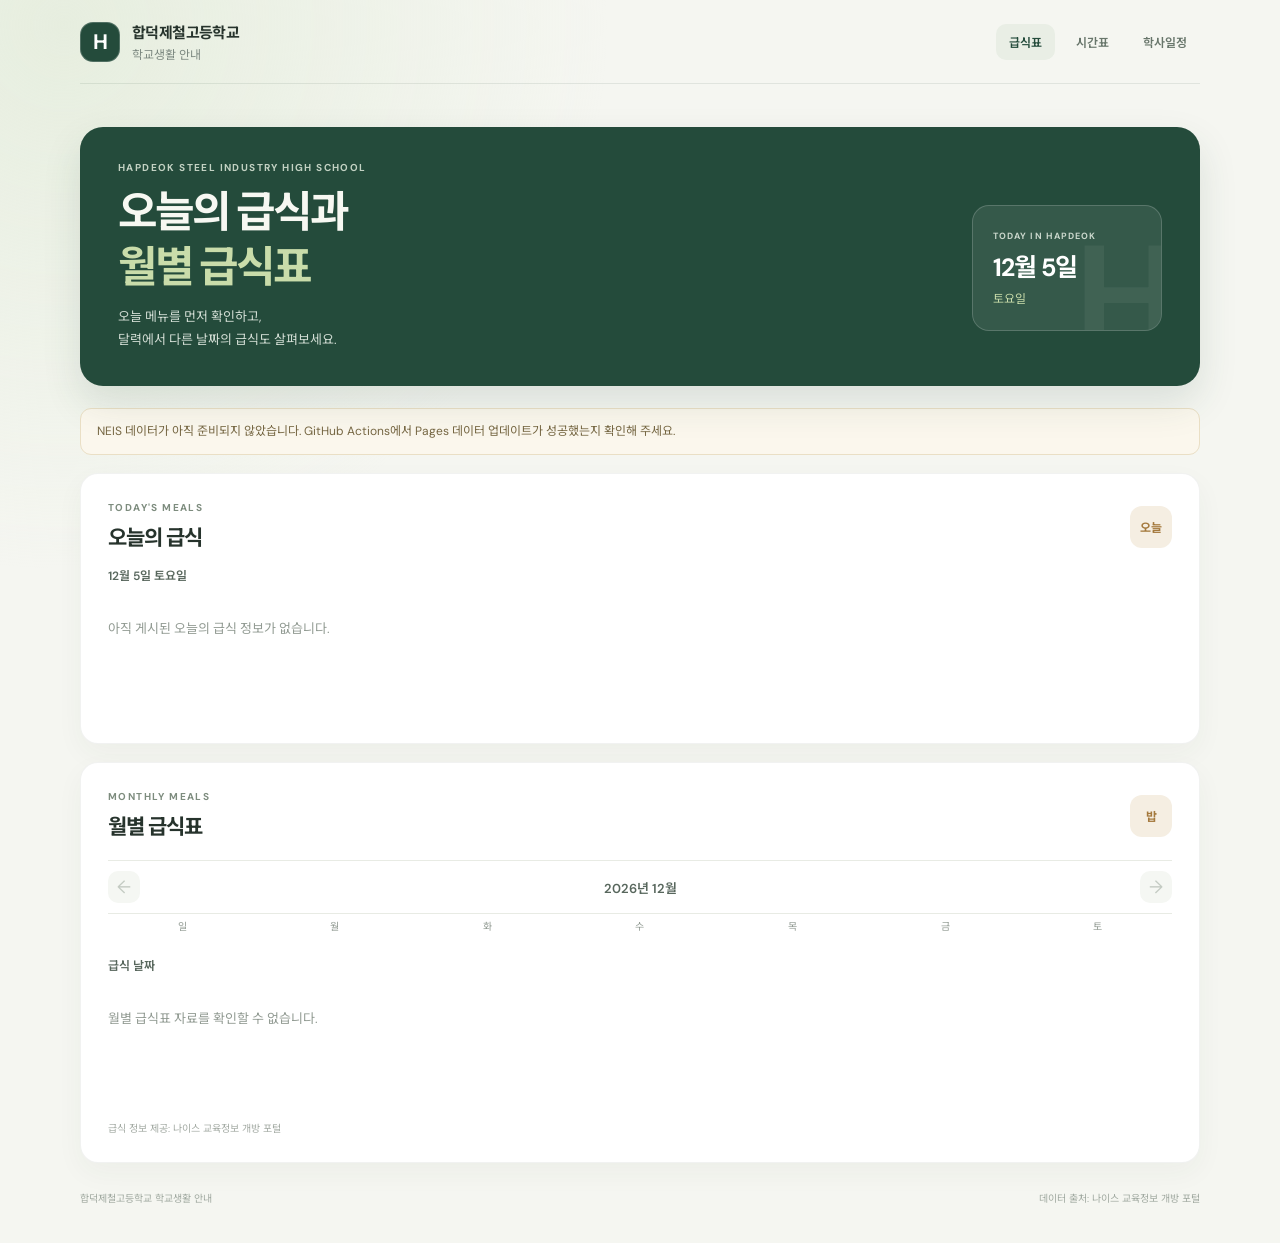
<file: index.html>
<!doctype html>
<html lang="ko">
  <head>
    <meta charset="utf-8">
    <meta name="viewport" content="width=device-width, initial-scale=1">
    <meta name="theme-color" content="#f5f7f2">
    <meta name="description" content="합덕제철고등학교 오늘의 급식과 월별 급식표를 확인하세요.">
    <title>급식표 | 합덕제철고등학교</title>
    <link rel="stylesheet" href="styles.css">
    <script src="app.js" defer></script>
  </head>
  <body data-page="meals">
    <header class="site-header">
      <a class="brand" href="./" aria-label="합덕제철고등학교 급식표">
        <span class="brand-mark" aria-hidden="true">H</span>
        <span class="brand-copy">
          <strong>합덕제철고등학교</strong>
          <span>학교생활 안내</span>
        </span>
      </a>
      <nav class="site-nav" aria-label="주요 메뉴">
        <a href="./" aria-current="page">급식표</a>
        <a href="timetable.html">시간표</a>
        <a href="academic.html">학사일정</a>
      </nav>
    </header>

    <main>
      <section class="intro" aria-labelledby="page-title">
        <p class="eyebrow">HAPDEOK STEEL INDUSTRY HIGH SCHOOL</p>
        <div class="intro-layout">
          <div class="intro-copy-block">
            <h1 id="page-title">오늘의 급식과<br><span>월별 급식표</span></h1>
            <p class="intro-copy">오늘 메뉴를 먼저 확인하고,<br class="desktop-break"> 달력에서 다른 날짜의 급식도 살펴보세요.</p>
          </div>
          <aside class="today-card" aria-label="오늘 날짜">
            <span class="today-label">TODAY IN HAPDEOK</span>
            <strong id="today-date" class="today-date">날짜</strong>
            <span id="today-weekday" class="today-weekday">요일</span>
            <span class="today-decoration" aria-hidden="true">H</span>
          </aside>
        </div>
      </section>

      <div id="status-message" class="status-message" role="status" hidden></div>

      <section class="panel today-meal-panel" aria-labelledby="today-meal-title">
        <div class="section-heading">
          <div>
            <p class="eyebrow">TODAY'S MEALS</p>
            <h2 id="today-meal-title">오늘의 급식</h2>
          </div>
          <span class="section-icon meal-icon" aria-hidden="true">오늘</span>
        </div>
        <p id="today-meal-date" class="meal-date">오늘 날짜</p>
        <div id="today-meal-content" class="meal-content">
          <p class="empty-state">급식 정보를 불러오는 중입니다.</p>
        </div>
      </section>

      <section class="panel meal-panel" aria-labelledby="meal-title">
          <div class="section-heading">
            <div>
              <p class="eyebrow">MONTHLY MEALS</p>
              <h2 id="meal-title">월별 급식표</h2>
            </div>
            <span class="section-icon meal-icon" aria-hidden="true">밥</span>
          </div>
          <div class="meal-month-row">
            <button id="meal-prev" class="icon-button" type="button" aria-label="이전 달 급식표 보기" disabled>←</button>
            <p id="meal-month" class="meal-month" aria-live="polite"></p>
            <button id="meal-next" class="icon-button" type="button" aria-label="다음 달 급식표 보기" disabled>→</button>
          </div>
          <div class="meal-weekdays" aria-hidden="true">
            <span>일</span><span>월</span><span>화</span><span>수</span><span>목</span><span>금</span><span>토</span>
          </div>
          <div id="meal-days" class="day-picker" role="group" aria-label="월별 급식 날짜"></div>
          <p id="meal-date" class="meal-date">급식 날짜</p>
          <div id="meal-content" class="meal-content">
            <p class="empty-state">급식 정보를 불러오는 중입니다.</p>
          </div>
          <p class="data-caption">급식 정보 제공: 나이스 교육정보 개방 포털</p>
      </section>

    </main>

    <footer class="site-footer">
      <span>합덕제철고등학교 학교생활 안내</span>
      <span>데이터 출처: 나이스 교육정보 개방 포털</span>
    </footer>
  </body>
</html>
</file>
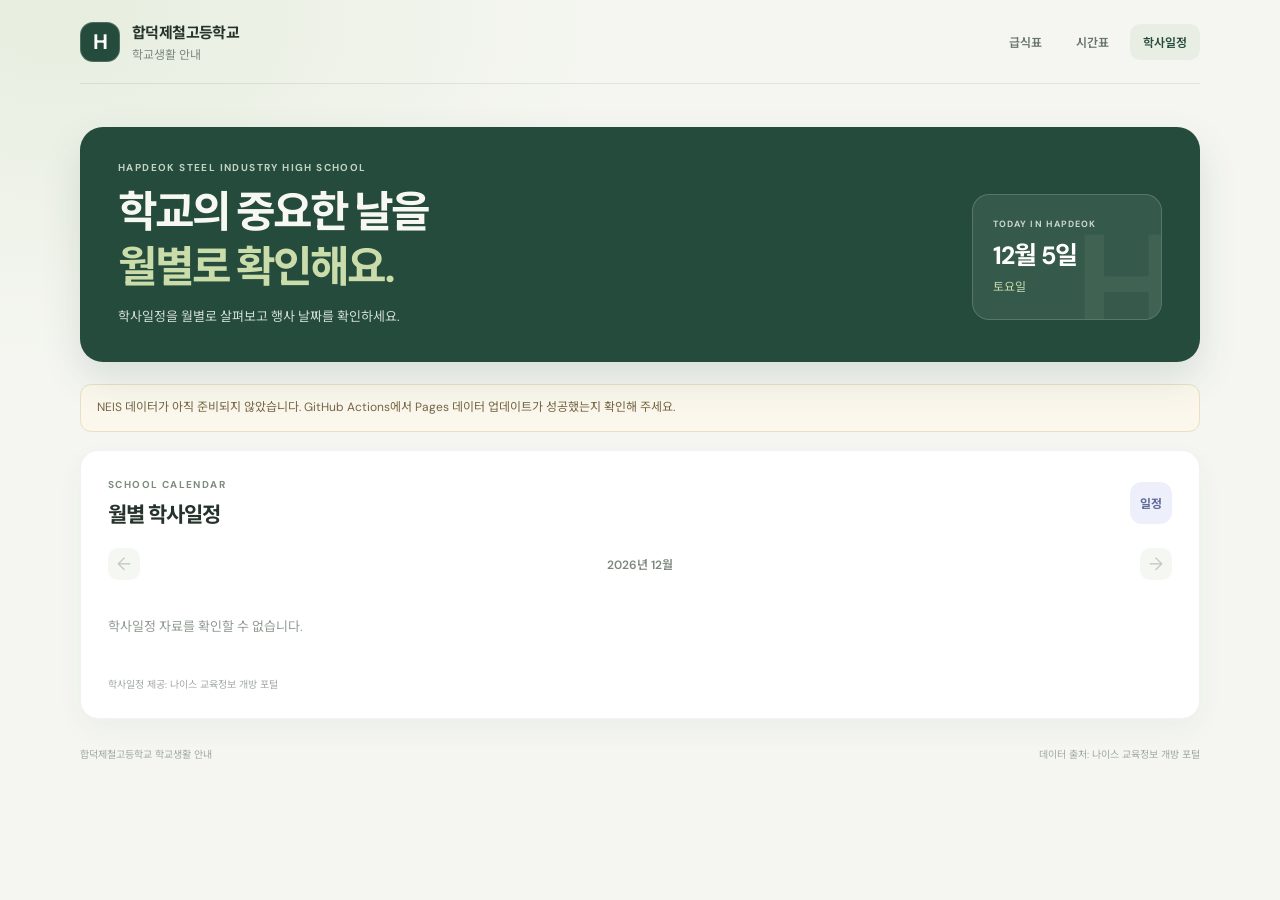
<file: academic.html>
<!doctype html>
<html lang="ko">
  <head>
    <meta charset="utf-8">
    <meta name="viewport" content="width=device-width, initial-scale=1">
    <meta name="theme-color" content="#f5f7f2">
    <meta name="description" content="합덕제철고등학교 학사일정을 월별로 확인하세요.">
    <title>학사일정 | 합덕제철고등학교</title>
    <link rel="stylesheet" href="styles.css">
    <script src="app.js" defer></script>
  </head>
  <body data-page="academic">
    <header class="site-header">
      <a class="brand" href="./" aria-label="합덕제철고등학교 급식표">
        <span class="brand-mark" aria-hidden="true">H</span>
        <span class="brand-copy">
          <strong>합덕제철고등학교</strong>
          <span>학교생활 안내</span>
        </span>
      </a>
      <nav class="site-nav" aria-label="주요 메뉴">
        <a href="./">급식표</a>
        <a href="timetable.html">시간표</a>
        <a href="academic.html" aria-current="page">학사일정</a>
      </nav>
    </header>

    <main>
      <section class="intro" aria-labelledby="page-title">
        <p class="eyebrow">HAPDEOK STEEL INDUSTRY HIGH SCHOOL</p>
        <div class="intro-layout">
          <div class="intro-copy-block">
            <h1 id="page-title">학교의 중요한 날을<br><span>월별로 확인해요.</span></h1>
            <p class="intro-copy">학사일정을 월별로 살펴보고 행사 날짜를 확인하세요.</p>
          </div>
          <aside class="today-card" aria-label="오늘 날짜">
            <span class="today-label">TODAY IN HAPDEOK</span>
            <strong id="today-date" class="today-date">날짜</strong>
            <span id="today-weekday" class="today-weekday">요일</span>
            <span class="today-decoration" aria-hidden="true">H</span>
          </aside>
        </div>
      </section>

      <div id="status-message" class="status-message" role="status" hidden></div>

      <section class="panel academic-panel" aria-labelledby="academic-title">
        <div class="section-heading">
          <div>
            <p class="eyebrow">SCHOOL CALENDAR</p>
            <h2 id="academic-title">월별 학사일정</h2>
          </div>
          <span class="section-icon academic-icon" aria-hidden="true">일정</span>
        </div>
        <div class="academic-month-row">
          <button id="academic-prev" class="icon-button" type="button" aria-label="이전 달 학사일정 보기">←</button>
          <p id="academic-month" class="academic-month" aria-live="polite"></p>
          <button id="academic-next" class="icon-button" type="button" aria-label="다음 달 학사일정 보기">→</button>
        </div>
        <ol id="academic-events" class="academic-events">
          <li class="empty-state">학사일정을 불러오는 중입니다.</li>
        </ol>
        <p class="data-caption">학사일정 제공: 나이스 교육정보 개방 포털</p>
      </section>
    </main>

    <footer class="site-footer">
      <span>합덕제철고등학교 학교생활 안내</span>
      <span>데이터 출처: 나이스 교육정보 개방 포털</span>
    </footer>
  </body>
</html>
</file>
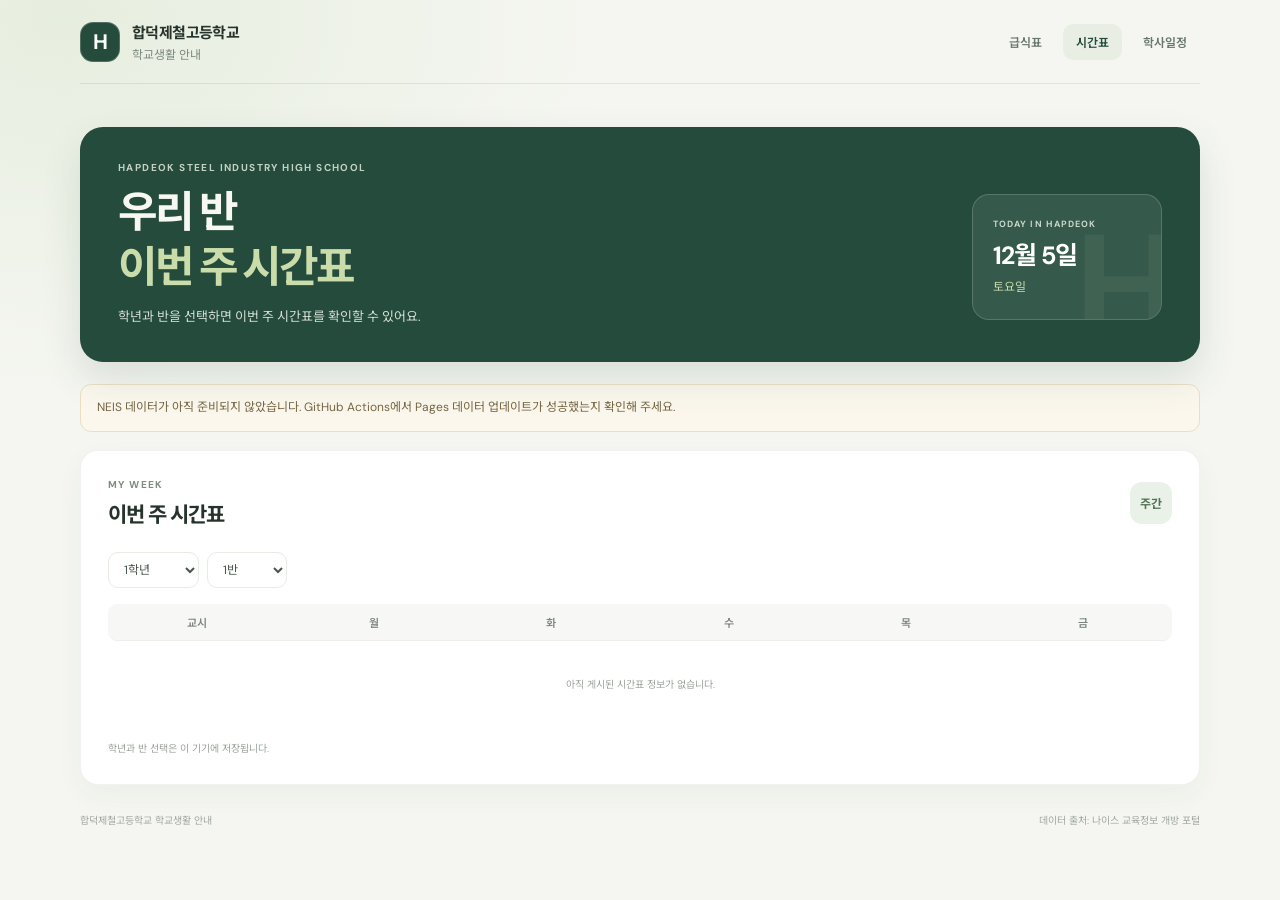
<file: timetable.html>
<!doctype html>
<html lang="ko">
  <head>
    <meta charset="utf-8">
    <meta name="viewport" content="width=device-width, initial-scale=1">
    <meta name="theme-color" content="#f5f7f2">
    <meta name="description" content="합덕제철고등학교 선택 학급의 이번 주 시간표를 확인하세요.">
    <title>시간표 | 합덕제철고등학교</title>
    <link rel="stylesheet" href="styles.css">
    <script src="app.js" defer></script>
  </head>
  <body data-page="timetable">
    <header class="site-header">
      <a class="brand" href="./" aria-label="합덕제철고등학교 급식표">
        <span class="brand-mark" aria-hidden="true">H</span>
        <span class="brand-copy">
          <strong>합덕제철고등학교</strong>
          <span>학교생활 안내</span>
        </span>
      </a>
      <nav class="site-nav" aria-label="주요 메뉴">
        <a href="./">급식표</a>
        <a href="timetable.html" aria-current="page">시간표</a>
        <a href="academic.html">학사일정</a>
      </nav>
    </header>

    <main>
      <section class="intro" aria-labelledby="page-title">
        <p class="eyebrow">HAPDEOK STEEL INDUSTRY HIGH SCHOOL</p>
        <div class="intro-layout">
          <div class="intro-copy-block">
            <h1 id="page-title">우리 반<br><span>이번 주 시간표</span></h1>
            <p class="intro-copy">학년과 반을 선택하면 이번 주 시간표를 확인할 수 있어요.</p>
          </div>
          <aside class="today-card" aria-label="오늘 날짜">
            <span class="today-label">TODAY IN HAPDEOK</span>
            <strong id="today-date" class="today-date">날짜</strong>
            <span id="today-weekday" class="today-weekday">요일</span>
            <span class="today-decoration" aria-hidden="true">H</span>
          </aside>
        </div>
      </section>

      <div id="status-message" class="status-message" role="status" hidden></div>

      <section class="panel timetable-page-panel" aria-labelledby="timetable-title">
        <div class="section-heading">
          <div>
            <p class="eyebrow">MY WEEK</p>
            <h2 id="timetable-title">이번 주 시간표</h2>
          </div>
          <span class="section-icon timetable-icon" aria-hidden="true">주간</span>
        </div>
        <div class="class-controls">
          <label>
            <span class="sr-only">학년 선택</span>
            <select id="grade-select" aria-label="학년 선택">
              <option value="1">1학년</option>
              <option value="2">2학년</option>
              <option value="3">3학년</option>
            </select>
          </label>
          <label>
            <span class="sr-only">반 선택</span>
            <select id="class-select" aria-label="반 선택">
              <option value="1">1반</option>
              <option value="2">2반</option>
              <option value="3">3반</option>
              <option value="4">4반</option>
              <option value="5">5반</option>
            </select>
          </label>
          <span id="week-label" class="week-label"></span>
        </div>
        <p id="class-storage-note" class="class-storage-note" role="status" hidden></p>
        <div class="table-wrap">
          <table id="timetable">
            <caption class="sr-only">선택한 학급의 이번 주 시간표</caption>
            <thead>
              <tr>
                <th scope="col">교시</th>
                <th scope="col">월</th>
                <th scope="col">화</th>
                <th scope="col">수</th>
                <th scope="col">목</th>
                <th scope="col">금</th>
              </tr>
            </thead>
            <tbody id="timetable-body">
              <tr><td class="table-message" colspan="6">시간표 정보를 불러오는 중입니다.</td></tr>
            </tbody>
          </table>
        </div>
        <p id="timetable-note" class="timetable-note">학년과 반 선택은 이 기기에 저장됩니다.</p>
      </section>

    </main>

    <footer class="site-footer">
      <span>합덕제철고등학교 학교생활 안내</span>
      <span>데이터 출처: 나이스 교육정보 개방 포털</span>
    </footer>
  </body>
</html>
</file>
<file: styles.css>
@import url("https://fonts.googleapis.com/css2?family=DM+Sans:wght@400;500;600;700&family=Noto+Sans+KR:wght@400;500;600;700;800&display=swap");

:root {
  color-scheme: light;
  font-family: "DM Sans", "Noto Sans KR", sans-serif;
  color: #26332c;
  background: #f5f6f1;
  font-synthesis: none;
  text-rendering: optimizeLegibility;
  --green: #244b3b;
  --muted: #7d8981;
  --line: #e8ebe4;
  --surface: #fff;
  --ink: #22372e;
  --accent: #c9dcaa;
}

* { box-sizing: border-box; }

body {
  min-width: 320px;
  margin: 0;
  background:
    radial-gradient(ellipse at 5% 2%, rgba(225, 235, 216, .72), transparent 34rem),
    #f5f6f1;
}

button, select { font: inherit; }
button:focus-visible, select:focus-visible, a:focus-visible {
  outline: 3px solid #93bda5;
  outline-offset: 3px;
}

.site-header, main, .site-footer {
  width: min(1120px, calc(100% - 48px));
  margin-inline: auto;
}

.site-header {
  height: 84px;
  display: flex;
  align-items: center;
  justify-content: space-between;
  border-bottom: 1px solid rgba(44, 71, 53, .1);
}

.brand { display: inline-flex; gap: 12px; align-items: center; color: inherit; text-decoration: none; }
.brand-mark {
  display: grid;
  width: 40px;
  height: 40px;
  place-items: center;
  border: 1px solid rgba(255,255,255,.2);
  border-radius: 13px;
  background: var(--green);
  color: white;
  font-size: 21px;
  font-weight: 700;
}
.brand-copy { display: grid; gap: 2px; }
.brand-copy strong { font-size: 15px; letter-spacing: -.04em; }
.brand-copy span { color: var(--muted); font-size: 12px; }
.site-nav { display: flex; align-items: center; gap: 8px; }
.site-nav a {
  padding: 9px 13px;
  border-radius: 10px;
  color: #68766b;
  font-size: 12px;
  font-weight: 600;
  text-decoration: none;
}
.site-nav a:hover, .site-nav a[aria-current="page"] { background: #e9eee5; color: var(--green); }

main { padding-top: 43px; }
.intro {
  position: relative;
  overflow: hidden;
  margin-bottom: 22px;
  padding: 34px 38px;
  border-radius: 23px;
  background: var(--green);
  color: #fff;
  box-shadow: 0 17px 38px rgba(35, 75, 59, .13);
}
.eyebrow {
  margin: 0 0 11px;
  color: #7d8c7e;
  font-size: 10px;
  font-weight: 700;
  letter-spacing: .14em;
}
.intro > .eyebrow { color: #c3d2c3; }
.intro-layout {
  display: flex;
  align-items: center;
  justify-content: space-between;
  gap: 30px;
}
.intro-copy-block { position: relative; z-index: 1; }
h1, h2, p { margin-top: 0; }
.intro h1 {
  margin-bottom: 10px;
  color: #f7f8f2;
  font-size: clamp(30px, 4vw, 43px);
  font-weight: 700;
  letter-spacing: -.065em;
  line-height: 1.28;
}
.intro h1 span { color: var(--accent); }
.intro-copy { margin-bottom: 0; color: #d3ded5; font-size: 13px; line-height: 1.8; }
.today-card {
  position: relative;
  display: grid;
  flex: 0 0 190px;
  min-height: 126px;
  align-content: center;
  gap: 5px;
  overflow: hidden;
  padding: 20px;
  border: 1px solid rgba(255, 255, 255, .18);
  border-radius: 17px;
  background: rgba(255, 255, 255, .08);
}
.today-label { color: #cad7cc; font-size: 9px; font-weight: 700; letter-spacing: .12em; }
.today-date { color: #fff; font-size: 25px; letter-spacing: -.04em; }
.today-weekday { color: var(--accent); font-size: 12px; }
.today-decoration {
  position: absolute;
  right: -14px;
  bottom: -40px;
  color: rgba(255, 255, 255, .055);
  font-size: 145px;
  font-weight: 700;
  line-height: 1;
}

.panel {
  min-width: 0;
  padding: 27px;
  border: 1px solid rgba(54, 75, 58, .07);
  border-radius: 18px;
  background: var(--surface);
  box-shadow: 0 10px 28px rgba(48, 69, 49, .045);
}
.section-heading { display: flex; align-items: center; justify-content: space-between; }
.section-heading .eyebrow { margin-bottom: 7px; }
h2 { margin-bottom: 0; font-size: 21px; letter-spacing: -.05em; }
.section-icon {
  display: grid;
  min-width: 42px;
  height: 42px;
  padding-inline: 8px;
  place-items: center;
  border-radius: 12px;
  font-size: 12px;
  font-weight: 700;
}
.meal-icon { background: #f5eee2; color: #a4793d; }
.timetable-icon { background: #eaf1e9; color: #557357; }
.academic-icon { background: #edf0fa; color: #626b9a; }

.meal-month-row {
  display: flex;
  align-items: center;
  gap: 8px;
  margin-top: 19px;
  padding-block: 10px;
  border-top: 1px solid var(--line);
  border-bottom: 1px solid var(--line);
}
.meal-month { flex: 1; margin: 0; color: #58675d; font-size: 13px; font-weight: 600; text-align: center; }
.meal-date { margin: 14px 0 0; color: #58675d; font-size: 12px; font-weight: 600; }
.today-meal-panel, .meal-panel, .academic-panel, .timetable-page-panel, .today-timetable-page-panel { margin-top: 18px; }
.icon-button {
  width: 32px;
  height: 32px;
  border: 0;
  border-radius: 10px;
  background: #f5f7f3;
  color: #526357;
  cursor: pointer;
  font-size: 18px;
}
.icon-button:disabled { color: #c4cbc3; cursor: default; }
.meal-content { min-height: 132px; padding-block: 10px; }
.meal-block + .meal-block { margin-top: 20px; }
.meal-type {
  display: inline-flex;
  margin-bottom: 11px;
  padding: 5px 9px;
  border-radius: 8px;
  background: #f3f5ef;
  color: #65735f;
  font-size: 11px;
  font-weight: 700;
}
.menu-list { display: grid; gap: 8px; margin: 0; padding: 0; list-style: none; }
.menu-list li { color: #414e45; font-size: 13px; line-height: 1.6; }
.calorie { margin: 11px 0 0; color: #9aa39b; font-size: 11px; }
.empty-state { margin: 24px 0; color: #929b93; font-size: 13px; line-height: 1.7; }
.meal-weekdays, .day-picker { display: grid; grid-template-columns: repeat(7, minmax(0, 1fr)); gap: 4px; }
.meal-weekdays { margin-bottom: 5px; }
.meal-weekdays span { padding-block: 4px; color: #929b93; font-size: 10px; text-align: center; }
.day-picker { grid-auto-rows: 32px; }
.day-empty { min-width: 0; }
.day-button {
  position: relative;
  display: grid;
  min-width: 0;
  place-items: center;
  padding: 5px 2px;
  border: 1px solid transparent;
  border-radius: 9px;
  background: transparent;
  color: #657168;
  cursor: pointer;
  font-size: 11px;
}
.day-button:hover { background: #f4f6f1; }
.day-button.has-meal::after {
  position: absolute;
  bottom: 3px;
  left: 50%;
  width: 4px;
  height: 4px;
  border-radius: 50%;
  background: #8ca878;
  content: "";
  transform: translateX(-50%);
}
.day-button.is-today { border-color: #dce5d5; }
.day-button[aria-pressed="true"] { background: #edf3e6; color: var(--green); font-weight: 700; }
.day-button[aria-pressed="true"]::after { background: var(--green); }
.data-caption { margin: 14px 0 0; color: #a3aaa3; font-size: 10px; }

.class-controls { display: flex; flex-wrap: wrap; align-items: center; gap: 8px; margin: 23px 0 16px; }
.class-storage-note { margin: -7px 0 12px; color: #966c35; font-size: 10px; line-height: 1.5; }
.class-storage-note[hidden] { display: none; }
.class-controls select {
  min-height: 36px;
  padding: 0 29px 0 11px;
  border: 1px solid #e7ebe4;
  border-radius: 10px;
  background: #fff;
  color: #48554b;
  cursor: pointer;
  font-size: 12px;
}
.week-label { margin-left: auto; color: #929b93; font-size: 11px; }
.today-schedule-list { display: grid; min-height: 205px; align-content: start; gap: 7px; }
.today-lesson {
  display: flex;
  min-width: 0;
  align-items: center;
  gap: 11px;
  padding: 9px 11px;
  border: 1px solid #edf0ea;
  border-radius: 10px;
  background: #fbfcfa;
}
.today-period {
  flex: 0 0 42px;
  color: #879187;
  font-size: 10px;
  font-weight: 600;
}
.today-subject { overflow-wrap: anywhere; color: #36493b; font-size: 12px; font-weight: 600; }
.academic-month-row { display: flex; align-items: center; gap: 8px; margin: 19px 0 12px; }
.academic-month { flex: 1; margin: 0; color: #7d877f; font-size: 12px; font-weight: 600; text-align: center; }
.academic-month-row .icon-button { flex: 0 0 32px; }
.academic-events { display: grid; gap: 9px; margin: 0; padding: 0; list-style: none; }
.academic-event {
  display: grid;
  grid-template-columns: 55px minmax(0, 1fr);
  gap: 10px;
  padding: 10px;
  border-radius: 10px;
  background: #f8f9fc;
}
.academic-event-date { color: #686f9d; font-size: 10px; font-weight: 700; }
.academic-event-copy { min-width: 0; }
.academic-event-name { display: block; color: #3e465f; font-size: 11px; font-weight: 700; line-height: 1.5; }
.academic-event-detail { display: block; margin-top: 3px; color: #858b9f; font-size: 10px; line-height: 1.5; }
.table-wrap { width: 100%; overflow-x: auto; }
table { width: 100%; min-width: 460px; border-collapse: separate; border-spacing: 0; table-layout: fixed; }
th, td { padding: 10px 6px; border-bottom: 1px solid #edf0ea; text-align: center; }
thead th { background: #f7f8f5; color: #7d877f; font-size: 11px; font-weight: 600; }
thead th:first-child { border-radius: 9px 0 0 9px; }
thead th:last-child { border-radius: 0 9px 9px 0; }
tbody td { color: #536057; font-size: 11px; line-height: 1.45; }
tbody td:first-child { width: 48px; color: #9aa39b; font-size: 10px; }
tbody tr:last-child td { border-bottom: 0; }
.subject { color: #36493b; font-weight: 600; }
.room { display: block; margin-top: 3px; color: #a2aaa3; font-size: 9px; }
.table-message { padding: 35px 12px; color: #89938a; font-size: 12px; line-height: 1.7; }
.timetable-note { margin: 13px 0 0; color: #9aa39b; font-size: 10px; line-height: 1.6; }
.status-message {
  margin: 0 0 18px;
  padding: 13px 16px;
  border: 1px solid #eadfc5;
  border-radius: 11px;
  background: #fbf7ed;
  color: #766743;
  font-size: 12px;
  line-height: 1.6;
}
.status-message[hidden] { display: none; }
.site-footer {
  display: flex;
  justify-content: space-between;
  gap: 16px;
  padding-block: 27px 38px;
  color: #a0a9a0;
  font-size: 10px;
}
.sr-only {
  position: absolute;
  width: 1px;
  height: 1px;
  padding: 0;
  margin: -1px;
  overflow: hidden;
  clip: rect(0, 0, 0, 0);
  white-space: nowrap;
  border: 0;
}

@media (max-width: 760px) {
  .site-header, main, .site-footer { width: min(100% - 32px, 560px); }
  .site-header { height: 76px; }
  .brand { gap: 8px; }
  .brand-mark { width: 36px; height: 36px; }
  .brand-copy strong { font-size: 12px; }
  .site-nav { gap: 2px; }
  .site-nav a { padding-inline: 8px; font-size: 11px; }
  main { padding-top: 28px; }
  .intro { padding: 27px 23px; border-radius: 19px; }
  .today-card { flex-basis: 152px; min-height: 112px; padding: 15px; }
  .today-date { font-size: 21px; }
  .panel { padding: 22px 19px; border-radius: 17px; }
  .meal-content { min-height: 150px; }
  .site-footer { flex-direction: column; gap: 7px; padding-block: 22px 30px; }
}

@media (max-width: 400px) {
  .site-nav { gap: 1px; }
  .site-nav a { padding-inline: 9px; }
  .intro { padding: 24px 19px; }
  .intro-layout { flex-direction: column; align-items: stretch; gap: 16px; }
  .intro h1 { font-size: 28px; }
  .intro-copy { font-size: 11px; }
  .today-card {
    display: flex;
    flex-basis: auto;
    min-height: 0;
    align-items: baseline;
    gap: 10px;
    padding: 12px;
  }
  .today-decoration { display: none; }
  .today-label { font-size: 7px; }
  .today-date { font-size: 18px; }
  .today-weekday { font-size: 10px; }
  .desktop-break { display: none; }
  .class-controls { gap: 6px; }
  .class-controls select { padding-right: 22px; }
}
</file>
